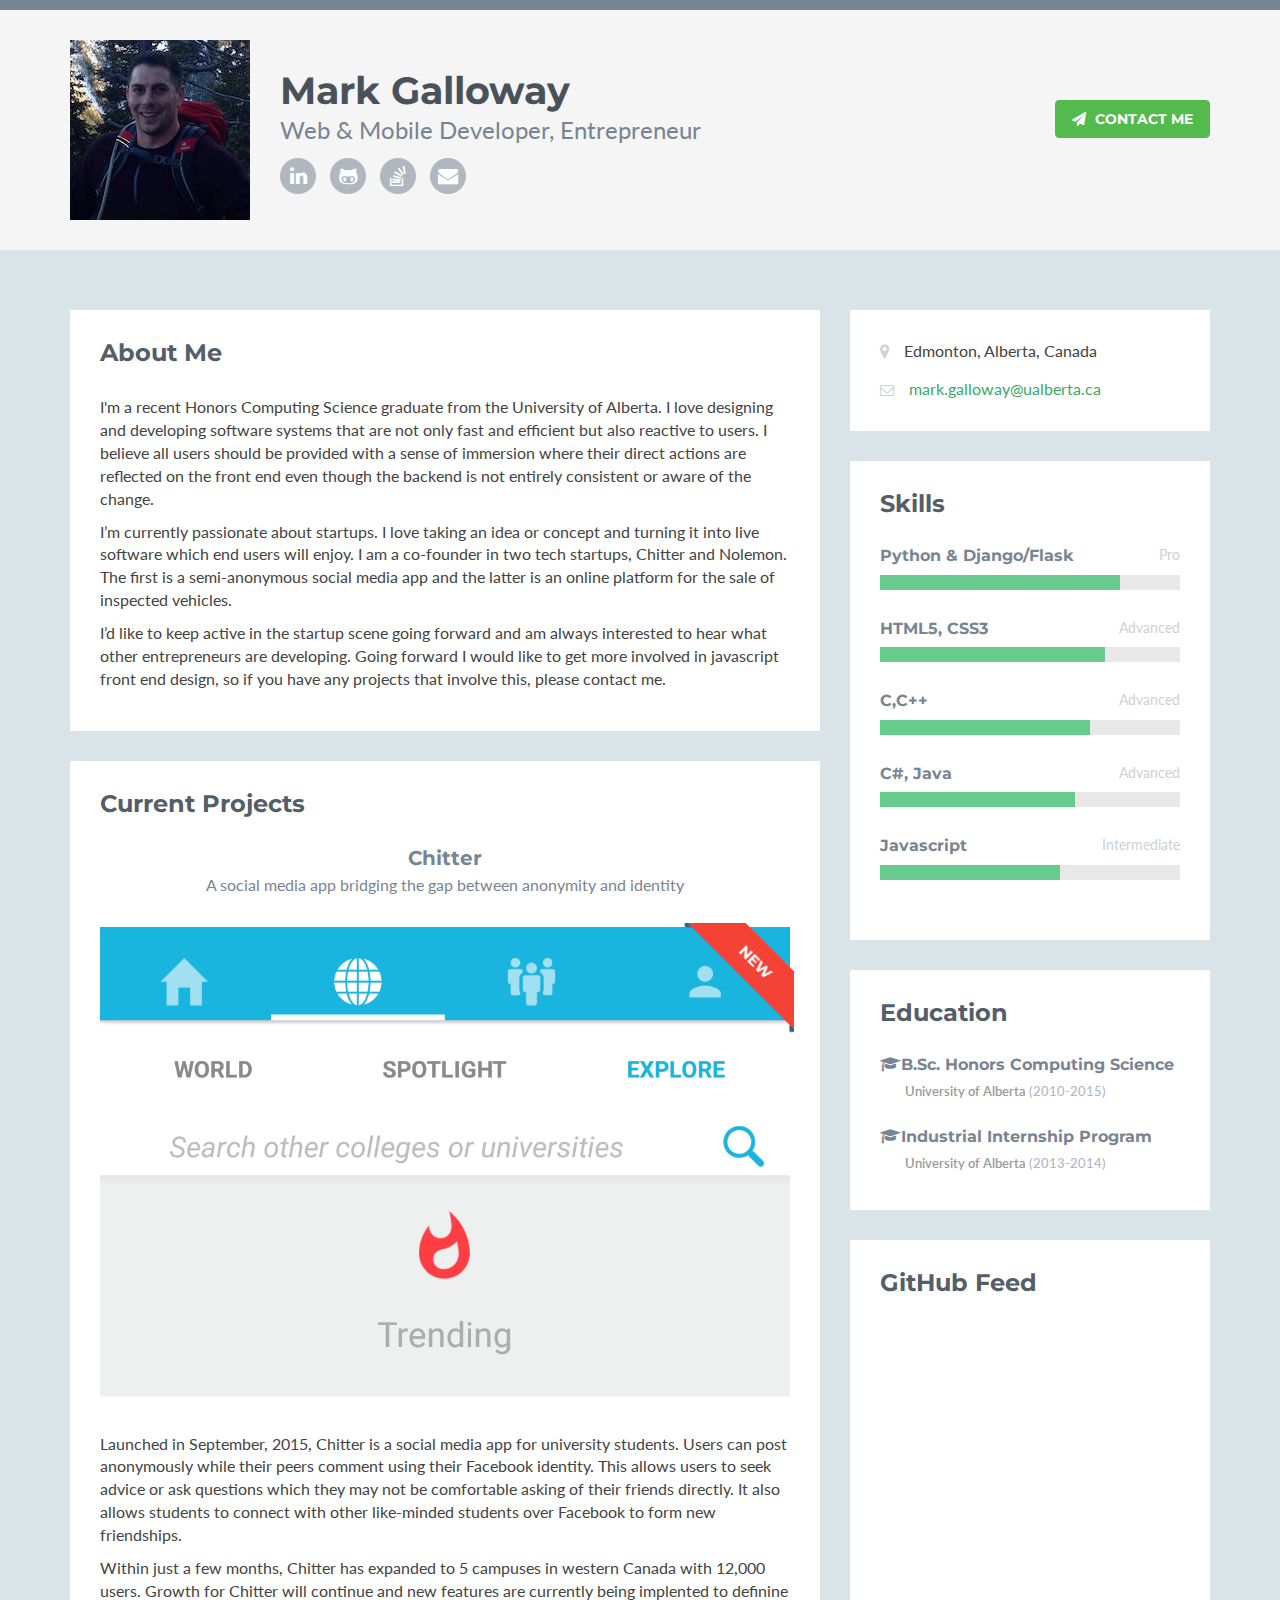
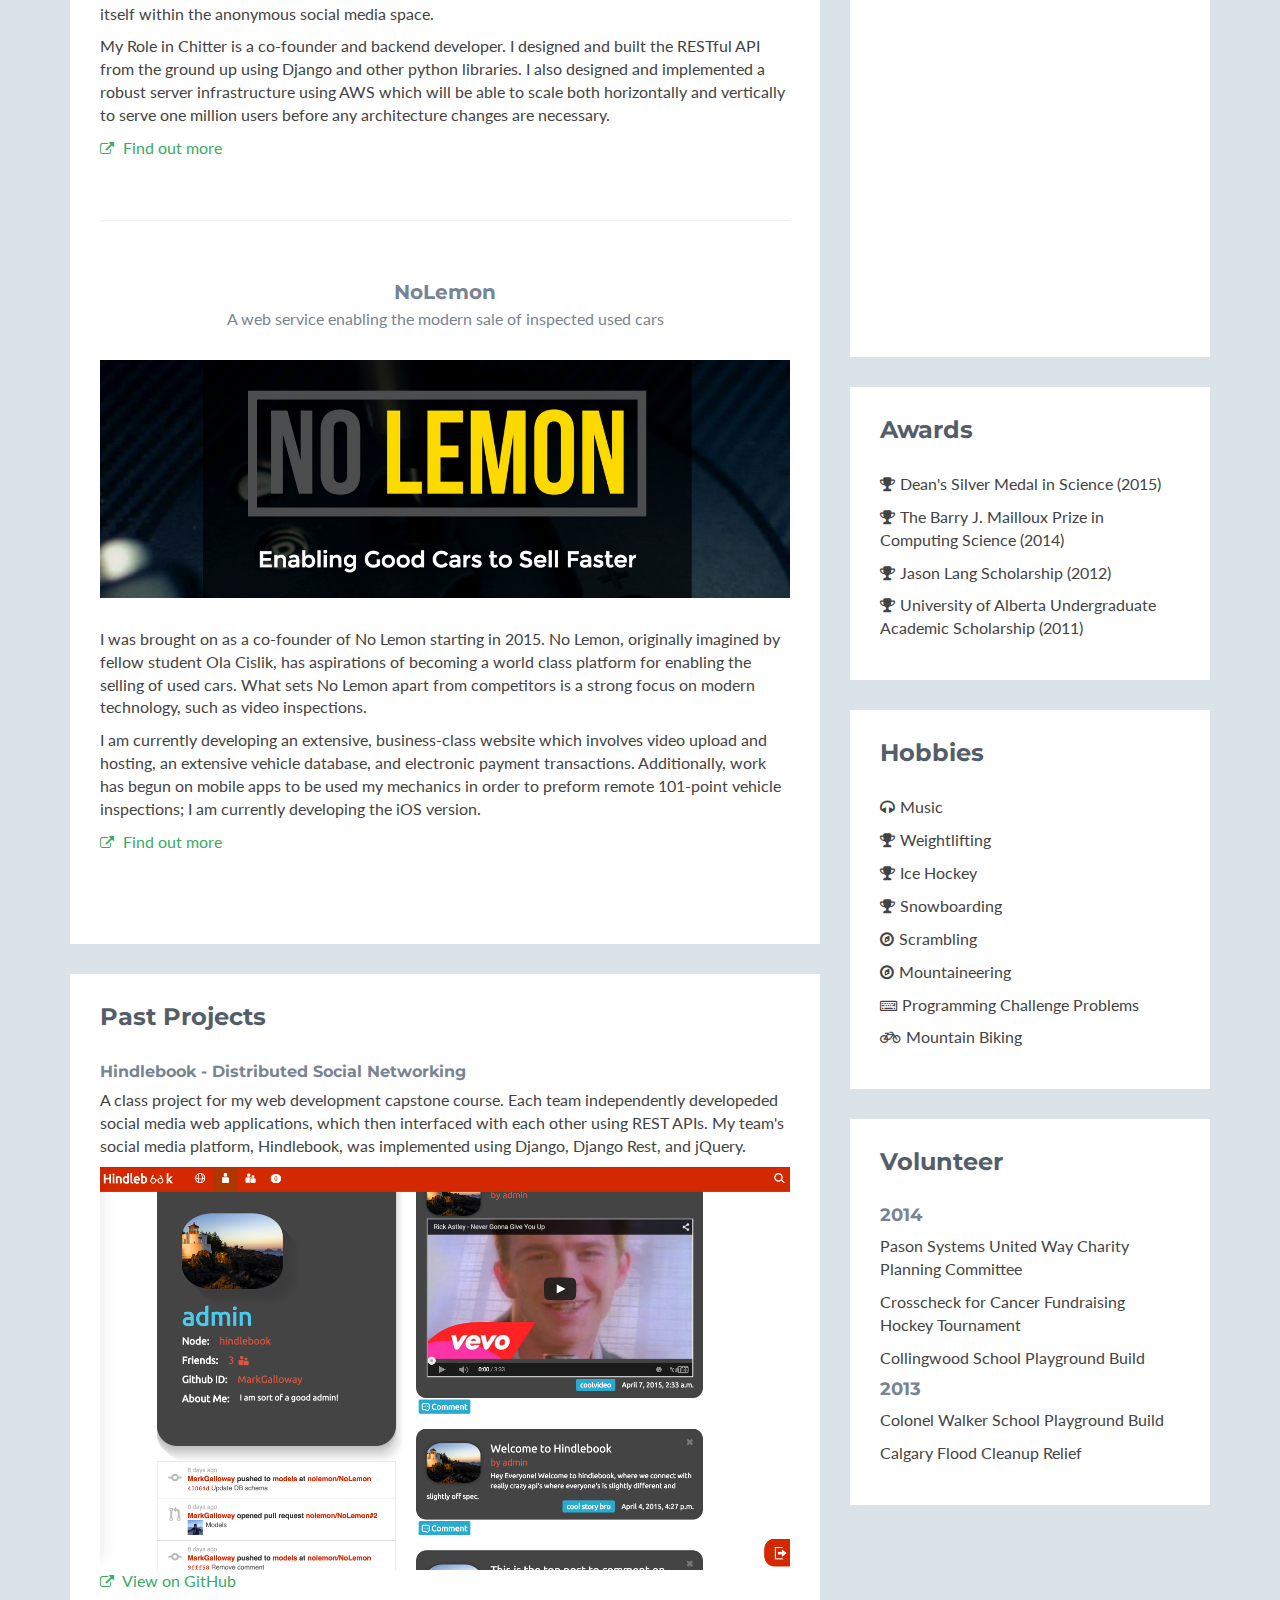
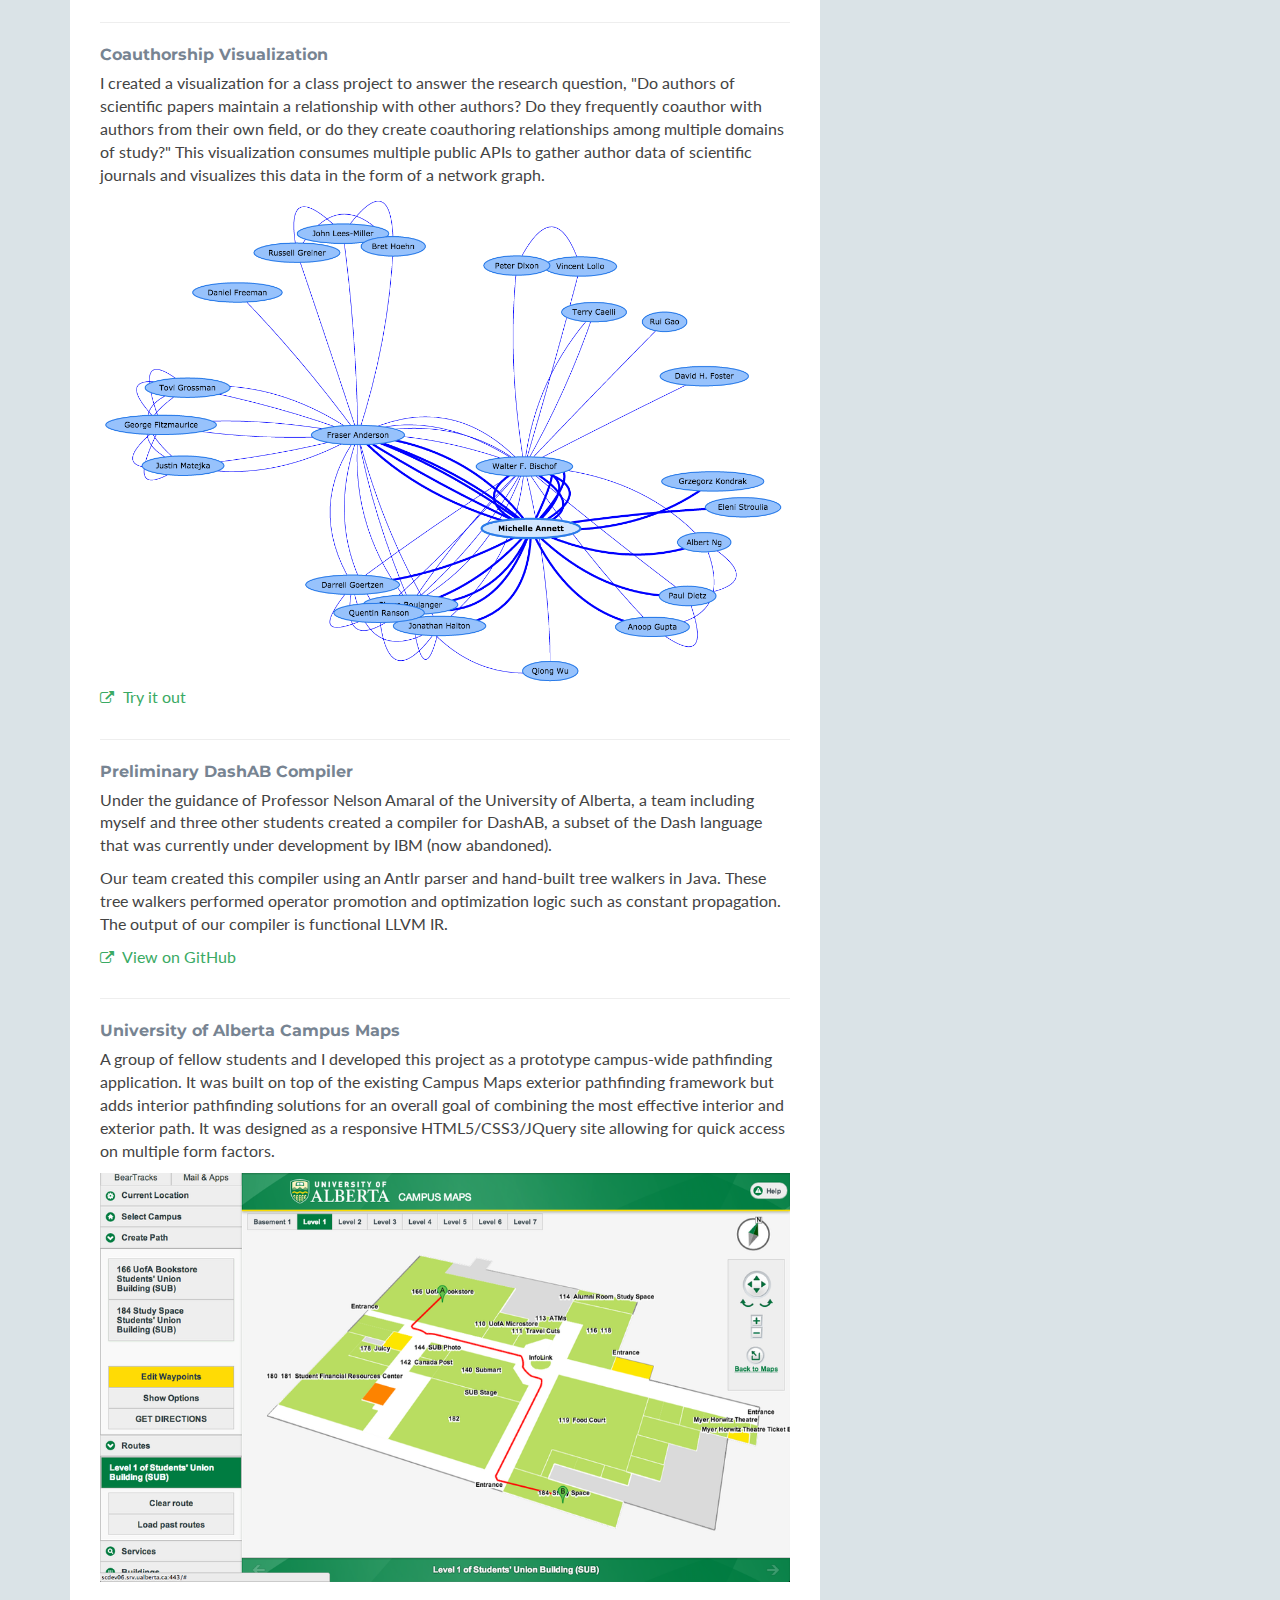
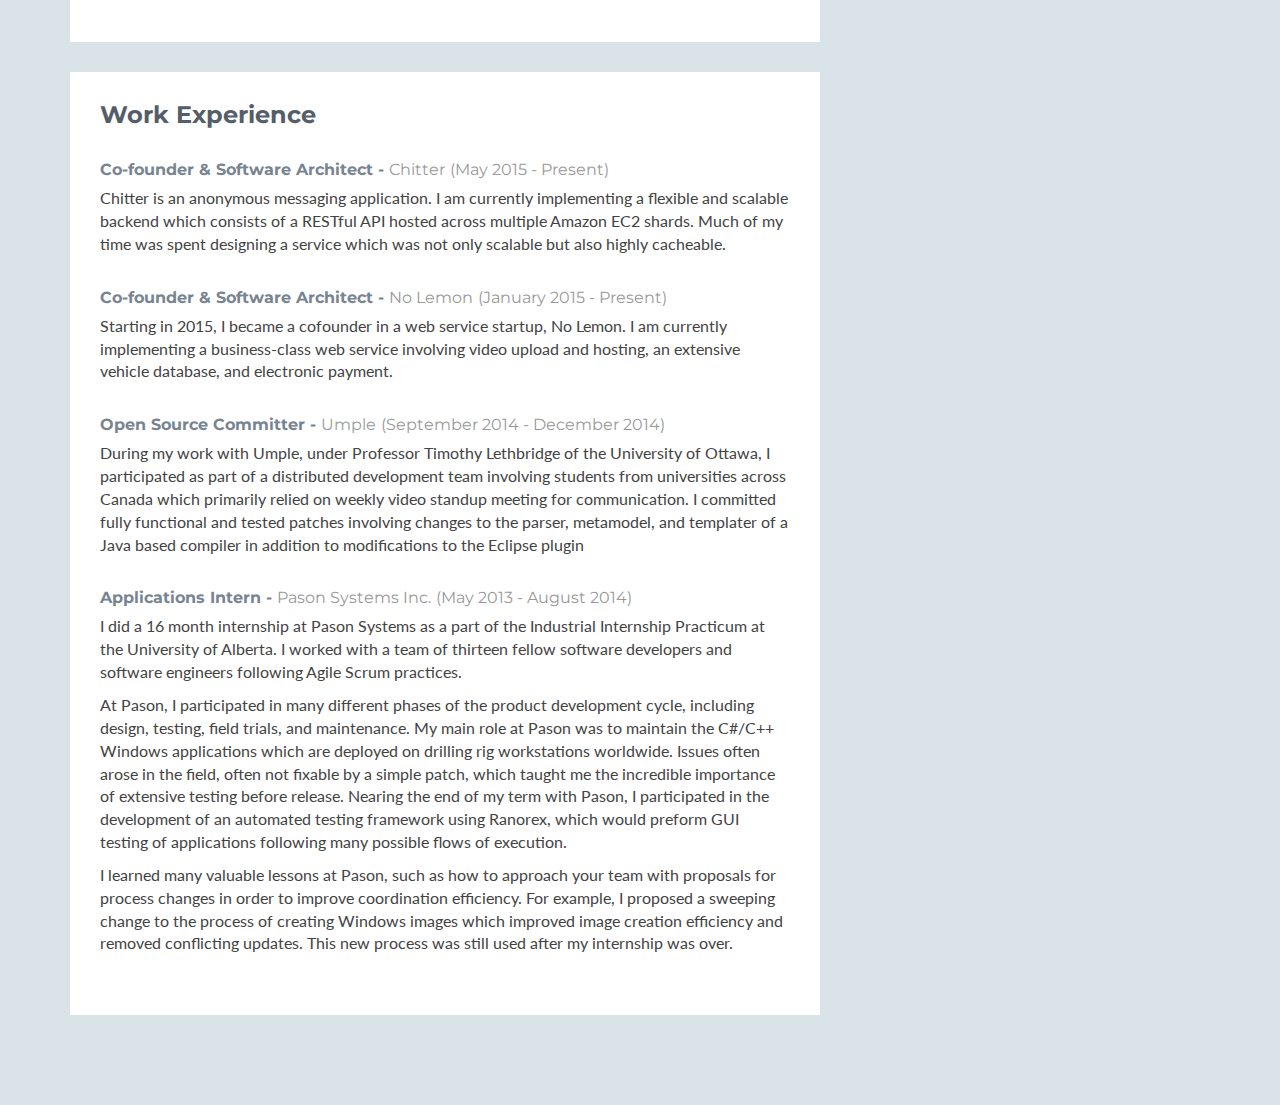
<file: index.html>
<!DOCTYPE html>
<!--[if IE 8]> <html lang="en" class="ie8"> <![endif]-->
<!--[if IE 9]> <html lang="en" class="ie9"> <![endif]-->
<!--[if !IE]><!--> <html lang="en"> <!--<![endif]-->
<head>
    <title>Mark Galloway</title>
    <!-- Meta -->
    <meta charset="utf-8">
    <meta http-equiv="X-UA-Compatible" content="IE=edge">
    <meta name="viewport" content="width=device-width, initial-scale=1.0">
    <meta name="description" content="Developer page of Mark Galloway">
    <meta name="author" content="Mark Galloway">
    <link rel="icon" type="image/png" href="http://tamarabyte.com/favicon.png">
    <link href='http://fonts.googleapis.com/css?family=Lato:300,400,300italic,400italic' rel='stylesheet' type='text/css'>
    <link href='http://fonts.googleapis.com/css?family=Montserrat:400,700' rel='stylesheet' type='text/css'>
    <!-- Global CSS -->
    <link rel="stylesheet" href="assets/plugins/bootstrap/css/bootstrap.min.css">
    <!-- Plugins CSS -->
    <link rel="stylesheet" href="assets/plugins/font-awesome/css/font-awesome.css">
    <!-- github acitivity css -->
    <link rel="stylesheet" href="assets/plugins/github-activity/src/github-activity.css">
    <link rel="stylesheet" href="assets/plugins/github-activity/dist/octicons/octicons.min.css">


    <!-- Theme CSS -->
    <link id="theme-style" rel="stylesheet" href="assets/css/styles.css">
    <!-- HTML5 shim and Respond.js for IE8 support of HTML5 elements and media queries -->
    <!--[if lt IE 9]>
      <script src="https://oss.maxcdn.com/html5shiv/3.7.2/html5shiv.min.js"></script>
      <script src="https://oss.maxcdn.com/respond/1.4.2/respond.min.js"></script>
    <![endif]-->

</head>

<body>
    <!-- ******HEADER****** -->
    <header class="header">
        <div class="container">
            <img class="profile-image img-responsive pull-left" src="assets/images/profile.jpg" alt="Mark Galloway" />
            <div class="profile-content pull-left">
                <h1 class="name">Mark Galloway</h1>
                <h2 class="desc">Web & Mobile Developer, Entrepreneur</h2>
                <ul class="social list-inline">
                    <li><a href="https://www.linkedin.com/profile/view?id=350728263"><i class="fa fa-linkedin"></i></a></li>
                    <li><a href="https://github.com/MarkGalloway/" target="_blank"><i class="fa fa-github-alt"></i></a></li>
                    <li><a href="http://stackoverflow.com/users/4661800/mark-galloway" target="_blank"><i class="fa fa-stack-overflow"></i></a></li>
                    <li class="last-item"><a href="mailto:mark.galloway@ualberta.ca"><i class="fa fa-envelope"></i></a></li>
                </ul>
            </div><!--//profile-->
            <a class="btn btn-cta-primary pull-right" href="mailto:mark.galloway@ualberta.ca" target="_blank"><i class="fa fa-paper-plane"></i> Contact Me</a>
        </div><!--//container-->
    </header><!--//header-->

    <div class="container sections-wrapper">
        <div class="row">
            <div class="primary col-md-8 col-sm-12 col-xs-12">
                <section class="about section">
                    <div class="section-inner">
                        <h2 class="heading">About Me</h2>
                        <div class="content">
                            <p>I'm a recent Honors Computing Science graduate from the University of Alberta. I love designing and developing software systems that are not only fast and efficient but also reactive to users. I believe all users should be provided with a sense of immersion where their direct actions are reflected on the front end even though the backend is not entirely consistent or aware of the change.</p>
                            <p>I’m currently passionate about startups. I love taking an idea or concept and turning it into live software which end users will enjoy. I am a co-founder in two tech startups, Chitter and Nolemon. The first is a semi-anonymous social media app and the latter is an online platform for the sale of inspected vehicles.</p>
                            <p>I’d like to keep active in the startup scene going forward and am always interested to hear what other entrepreneurs are developing. Going forward I would like to get more involved in javascript front end design, so if you have any projects that involve this, please contact me.</p>
                        </div><!--//content-->
                    </div><!--//section-inner-->
                </section><!--//section-->

               <section class="latest section">
                    <div class="section-inner">
                        <h2 class="heading">Current Projects</h2>
                        <div class="content">

                            <div class="item featured text-center">
                                <h3 class="title"><a href="http://trychitter.com/" target="_blank">Chitter</a></h3>
                                <p class="summary">A social media app bridging the gap between anonymity and identity</p>
                                <div class="featured-image">
                                    <a href="http://trychitter.com/" target="_blank">
                                    <img class="img-responsive project-image" src="assets/images/projects/chitter.png" alt="No Lemon Logo" />
                                    </a>
                                    <div class="ribbon">
                                        <div class="text">New</div>
                                        </div>
                                    </div>
                                <div class="desc text-left">
                                    <p>Launched in September, 2015, Chitter is a social media app for university students. Users can post anonymously while their peers comment using their Facebook identity. This allows users to seek advice or ask questions which they may not be comfortable asking of their friends directly. It also allows students to connect with other like-minded students over Facebook to form new friendships.</p>
                                    <p>Within just a few months, Chitter has expanded to 5 campuses in western Canada with 12,000 users. Growth for Chitter will continue and new features are currently being implented to definine itself within the anonymous social media space.</p>
                                    <p>My Role in Chitter is a co-founder and backend developer. I designed and built the RESTful API from the ground up using Django and other python libraries. I also designed and implemented a robust server infrastructure using AWS which will be able to scale both horizontally and vertically to serve one million users before any architecture changes are necessary.</p>
                                    <p><a class="more-link" href="http://trychitter.com/" target="_blank"><i class="fa fa-external-link"></i> Find out more</a></p>
                                </div><!--//desc-->
                            </div><!--//item-->

                            <hr class="divider" />

                            <div class="item featured text-center">
                                <h3 class="title"><a href="http://nolemon.ca" target="_blank">NoLemon</a></h3>
                                <p class="summary">A web service enabling the modern sale of inspected used cars</p>
                                <div class="featured-image">
                                    <a href="http://nolemon.ca" target="_blank">
                                    <img class="img-responsive project-image" src="assets/images/projects/NoLemon2.png" alt="No Lemon Logo" />
                                    </a>
                                <div class="desc text-left">
                                    <p>I was brought on as a co-founder of No Lemon starting in 2015. No Lemon,
                                    originally imagined by fellow student Ola Cislik, has aspirations of becoming a world class
                                    platform for enabling the selling of used cars. What sets No Lemon apart from competitors is a strong focus on modern technology, such as video inspections.</p>
                                    <p>I am currently developing an extensive, business-class website which
                                    involves video upload and hosting, an extensive vehicle database, and electronic payment transactions. Additionally, work has begun on mobile apps to be used my mechanics in order to preform remote 101-point vehicle inspections; I am currently developing the iOS version.</p>
                                    <p><a class="more-link" href="http://nolemon.ca" target="_blank"><i class="fa fa-external-link"></i> Find out more</a></p>
                                </div><!--//desc-->
                            </div><!--//item-->

<!--
                            <hr class="divider" />
                            <div class="item row">
                                <a class="col-md-4 col-sm-4 col-xs-12" href="https://github.com/Tamarabyte/cmput410-project" target="_blank">
                                <img class="img-responsive project-image" src="assets/images/projects/hindlebook.png" alt="Hindlebook" />
                                </a>
                                <div class="desc col-md-8 col-sm-8 col-xs-12">
                                    <h3 class="title"><a href="https://github.com/Tamarabyte/cmput410-project" target="_blank">Hindlebook - Distributed Social Networking</a></h3>
                                    <p>A class project for my web development capstone course. Each team independently developeded social media web applications, which then interfaced with each other using REST APIs. My team's social media platform, Hindlebook, was implemented using Django, Django Rest, and jQuery.</p>
                                    <p><a class="more-link" href="https://github.com/Tamarabyte/cmput410-project" target="_blank"><i class="fa fa-external-link"></i> View on GitHub</a></p>
                                </div>--><!--//desc-->
<!--                            </div>--><!--//item-->
<!--
                            <hr class="divider" />
                            <div class="item row">
                                <div class="desc col-md-8 col-sm-8 col-xs-12">
                                    <h3 class="title">Combined Researcher Information Repository</h3>
                                    <p>I am currently developing a database application for Victor Guana of the University of Alberta, which will pull data about a certain auther or researcher from many public sources, such as Linkedin, Twitter, Mendeley, PubMed, and others .</p>
                                </div>--><!--//desc-->
 <!--                           </div>--><!--//item-->

                           <!-- <hr class="divider" />
                            <div class="item row">
                                <a class="col-md-4 col-sm-4 col-xs-12" href="" target="_blank">
                                <img class="img-responsive project-image" src="assets/images/projects/" alt="project name" />
                                </a>
                                <div class="desc col-md-8 col-sm-8 col-xs-12">
                                    <h3 class="title"><a href="" target="_blank">Title</a></h3>
                                    <p>descriptipm</p>
                                    <p><a class="more-link" href="" target="_blank"><i class="fa fa-external-link"></i> Find out more</a></p>
                                </div>--><!--//desc-->
                            <!--</div>--><!--//item-->

                        </div><!--//content-->
                    </div><!--//section-inner-->
                </section><!--//section-->

                <section class="projects section">
                    <div class="section-inner">
                        <h2 class="heading">Past Projects</h2>
                        <div class="content">
                            <div class="item">
                                <h3 class="title"><a href="https://github.com/Tamarabyte/cmput410-project">Hindlebook - Distributed Social Networking</a></h3>
                                <p class="summary">A class project for my web development capstone course. Each team independently developeded social media web applications, which then interfaced with each other using REST APIs. My team's social media platform, Hindlebook, was implemented using Django, Django Rest, and jQuery.
                                </p>
                                <a href="https://github.com/Tamarabyte/cmput410-project" target="_blank">
                                    <img class="img-responsive project-image" src="assets/images/projects/hindlebook_big.png" alt="Hindlebook Logo" />
                                    </a>
                                <p><a class="more-link" href="https://github.com/Tamarabyte/cmput410-project" target="_blank"><i class="fa fa-external-link"></i> View on GitHub</a></p>
                            </div><!--//item-->

                            <hr class="divider" />
                            <div class="item">
                                <h3 class="title"><a href="http://162.246.156.48/visualization/coauthorship">Coauthorship Visualization</a></h3>
                                <p class="summary">I created a visualization for a class project to answer the research question, "Do authors of scientific papers maintain a relationship with other authors? Do they frequently coauthor with authors from their own field, or do they create coauthoring relationships among multiple domains of study?" This visualization consumes multiple public APIs to gather author data of scientific journals and visualizes this data in the form of a network graph.
                                </p>
                                <a href="http://162.246.156.48/visualization/coauthorship" target="_blank">
                                    <img class="img-responsive project-image" src="assets/images/projects/coauthorship.png" alt="coauthorsip photo" />
                                    </a>
                                <p><a class="more-link" href="http://162.246.156.48/visualization/coauthorship" target="_blank"><i class="fa fa-external-link"></i> Try it out</a></p>
                            </div><!--//item-->

                            <hr class="divider" />
                            <div class="item">
                                <h3 class="title"><a href="https://github.com/MarkGalloway/DashAB">Preliminary DashAB Compiler</a></h3>
                                <p class="summary">Under the guidance of Professor Nelson Amaral of the University
                                of Alberta, a team including myself and three other students created a
                                compiler for DashAB, a subset of the Dash language that was currently under development by IBM (now abandoned).
                                </p>
                                <p class="summary">Our team created this compiler using an Antlr parser and hand-built tree
                                walkers in Java. These tree walkers performed operator promotion and optimization logic such as constant propagation. The output of our compiler is functional LLVM IR.</p>
                                <p><a class="more-link" href="https://github.com/MarkGalloway/DashAB" target="_blank"><i class="fa fa-external-link"></i> View on GitHub</a></p>
                            </div><!--//item-->

                            <hr class="divider" />
                            <div class="item">
                                <h3 class="title">University of Alberta Campus Maps</h3>
                                <p class="summary">A group of fellow students and I developed this project as a prototype campus-wide pathfinding application. It was built on top of the existing Campus Maps exterior pathfinding framework but adds interior pathfinding solutions for an overall goal of combining the most effective interior and exterior path. It was designed as a responsive HTML5/CSS3/JQuery site allowing for quick access on multiple form factors.</p>
                                <img class="img-responsive project-image" src="assets/images/projects/campusmaps.png" alt="Campus Maps" />
                            </div><!--//item-->

                        </div><!--//content-->
                    </div><!--//section-inner-->
                </section><!--//section-->

                <section class="experience section">
                    <div class="section-inner">
                        <h2 class="heading">Work Experience</h2>
                        <div class="content">
                            <div class="item">
                                <h3 class="title">Co-founder &amp; Software Architect - <span class="place">Chitter</span> <span class="year">(May 2015 - Present)</span></h3>
                                <p>Chitter is an anonymous messaging application. I am currently implementing a flexible and scalable backend which consists of a RESTful API hosted across multiple Amazon EC2 shards. Much of my time was spent designing a service which was not only scalable but also highly cacheable.</p>
                            </div><!--//item-->
                            <div class="item">
                                <h3 class="title">Co-founder &amp; Software Architect - <span class="place"><a href="http://nolemon.ca">No Lemon</a></span> <span class="year">(January 2015 - Present)</span></h3>
                                <p>Starting in 2015, I became a cofounder in a web service startup, No Lemon. I am currently implementing a business-class web service involving video upload and hosting, an extensive vehicle database, and electronic payment.</p>
                            </div><!--//item-->
                            <div class="item">
                                <h3 class="title">Open Source Committer - <span class="place"><a href="http://cruise.eecs.uottawa.ca/umple/">Umple</a></span> <span class="year">(September 2014 - December 2014)</span></h3>
                                <p>During my work with Umple, under Professor Timothy Lethbridge of the University of Ottawa, I participated as part of a distributed development team involving students from universities across Canada which primarily relied on weekly video standup meeting for communication. I committed fully functional and tested patches involving changes to the parser, metamodel, and templater of a Java based compiler in addition to modifications to the Eclipse plugin</p>
                            </div><!--//item-->
                            <div class="item">
                                <h3 class="title">Applications Intern - <span class="place"><a href="https://www.pason.com/">Pason Systems Inc.</a></span> <span class="year">(May 2013 - August 2014)</span></h3>
                                <p>I did a 16 month internship at Pason Systems as a part of the Industrial Internship Practicum at the University of Alberta. I worked with a team of thirteen fellow software developers and software engineers following Agile Scrum practices.</p>
                                <p>At Pason, I participated in many different phases of the product development cycle, including design, testing, field trials, and maintenance. My main role at Pason was to maintain the C#/C++ Windows applications which are deployed on drilling rig workstations worldwide. Issues often arose in the field, often not fixable by a simple patch, which taught me the incredible importance of extensive testing before release. Nearing the end of my term with Pason, I participated in the development of an automated testing framework using Ranorex, which would preform GUI testing of applications following many possible flows of execution.</p>
                                <p>I learned many valuable lessons at Pason, such as how to approach your team with proposals for process changes in order to improve coordination efficiency. For example, I proposed a sweeping change to the process of creating Windows images which improved image creation efficiency and removed conflicting updates. This new process was still used after my internship was over.</p>
                            </div><!--//item-->


                        </div><!--//content-->
                    </div><!--//section-inner-->
                </section><!--//section-->

            </div><!--//primary-->
            <div class="secondary col-md-4 col-sm-12 col-xs-12">
                 <aside class="info aside section">
                    <div class="section-inner">
                        <h2 class="heading sr-only">Basic Information</h2>
                        <div class="content">
                            <ul class="list-unstyled">
                                <li><i class="fa fa-map-marker"></i><span class="sr-only">Location:</span>Edmonton, Alberta, Canada</li>
                                <li><i class="fa fa-envelope-o"></i><span class="sr-only">Email:</span><a href="#">mark.galloway@ualberta.ca</a></li>
                            </ul>
                        </div><!--//content-->
                    </div><!--//section-inner-->
                </aside><!--//aside-->

                <aside class="skills aside section">
                    <div class="section-inner">
                        <h2 class="heading">Skills</h2>
                        <div class="content">

                            <div class="skillset">

                                <div class="item">
                                    <h3 class="level-title">Python &amp; Django/Flask<span class="level-label" data-original-title="" title="">Pro</span></h3>
                                    <div class="level-bar">
                                        <div class="level-bar-inner" data-level="80%" style="width: 70%;">
                                        </div>
                                    </div><!--//level-bar-->
                                </div><!--//item-->

                                <div class="item">
                                    <h3 class="level-title">HTML5, CSS3<span class="level-label" data-original-title="" title="">Advanced</span></h3>
                                    <div class="level-bar">
                                        <div class="level-bar-inner" data-level="75%" style="width: 99%;">
                                        </div>
                                    </div><!--//level-bar-->
                                </div><!--//item-->

                                <div class="item">
                                    <h3 class="level-title">C,C++<span class="level-label" data-original-title="" title="">Advanced</span></h3>
                                    <div class="level-bar">
                                        <div class="level-bar-inner" data-level="70%" style="width: 35%;">
                                        </div>
                                    </div><!--//level-bar-->
                                </div><!--//item-->

                                <div class="item">
                                    <h3 class="level-title">C#, Java<span class="level-label" data-original-title="" title="">Advanced</span></h3>
                                    <div class="level-bar">
                                        <div class="level-bar-inner" data-level="65%" style="width: 40%;">
                                        </div>
                                    </div><!--//level-bar-->
                                </div><!--//item-->

                                <div class="item">
                                    <h3 class="level-title">Javascript<span class="level-label" data-original-title="" title="">Intermediate</span></h3>
                                    <div class="level-bar">
                                        <div class="level-bar-inner" data-level="60%" style="width: 40%;">
                                        </div>
                                    </div><!--//level-bar-->
                                </div><!--//item-->

                            </div>
                        </div><!--//content-->
                    </div><!--//section-inner-->
                </aside><!--//section-->

                <aside class="education aside section">
                    <div class="section-inner">
                        <h2 class="heading">Education</h2>
                        <div class="content">
                            <div class="item">
                                <h3 class="title"><i class="fa fa-graduation-cap"></i>B.Sc. Honors Computing Science</h3>
                                <h4 class="university">University of Alberta <span class="year">(2010-2015)</span></h4>
                            </div><!--//item-->
                            <div class="item">
                                <h3 class="title"><i class="fa fa-graduation-cap"></i>Industrial Internship Program</h3>
                                <h4 class="university">University of Alberta <span class="year">(2013-2014)</span></h4>
                            </div><!--//item-->
                        </div><!--//content-->
                    </div><!--//section-inner-->
                </aside><!--//section-->

                <aside class="github aside section">
                    <div class="section-inner">
                        <h2 class="heading">GitHub Feed</h2>
                        <div class="content">
                            <!--//Usage: http://caseyscarborough.com/projects/github-activity/ -->
                            <div id="ghfeed" class="ghfeed" style="position: relative;">
                            </div><!--//ghfeed-->
                        </div><!--//content-->
                    </div><!--//section-inner-->
                </aside><!--//aside-->

                <aside class="list awards aside section">
                    <div class="section-inner">
                        <h2 class="heading">Awards</h2>
                        <div class="content">
                            <ul class="list-unstyled">
                                <li><i class="fa fa-trophy"></i>Dean's Silver Medal in Science (2015)</li>
                                <li><i class="fa fa-trophy"></i>The Barry J. Mailloux Prize in Computing Science (2014)</li>
                                <li><i class="fa fa-trophy"></i>Jason Lang Scholarship (2012)</li>
                                <li><i class="fa fa-trophy"></i>University of Alberta Undergraduate Academic Scholarship (2011)</li>
                            </ul>
                        </div><!--//content-->
                    </div><!--//section-inner-->
                </aside><!--//section-->

                <aside class="list interest aside section">
                    <div class="section-inner">
                        <h2 class="heading">Hobbies</h2>
                        <div class="content">
                            <ul class="list-unstyled">
                                <li><i class="fa fa-headphones"></i>Music</li>
                                <li><i class="fa fa-trophy"></i>Weightlifting</li>
                                <li><i class="fa fa-trophy"></i>Ice Hockey</li>
                                <li><i class="fa fa-trophy"></i>Snowboarding</li>
                                <li><i class="fa fa-compass"></i>Scrambling</li>
                                <li><i class="fa fa-compass"></i>Mountaineering</li>
                                <li><i class="fa fa-keyboard-o"></i>Programming Challenge Problems</li>
                                <li><i class="fa fa-bicycle"></i>Mountain Biking</li>
                            </ul>
                        </div><!--//content-->
                    </div><!--//section-inner-->
                </aside><!--//section-->

                <aside class="list volunteer aside section">
                    <div class="section-inner">
                        <h2 class="heading">Volunteer</h2>
                        <div class="content">
                            <ul class="list-unstyled">
                                <li><h4 class="title">2014</h4> Pason Systems United Way Charity Planning Committee</li>
                                <li>Crosscheck for Cancer Fundraising Hockey Tournament</li>
                                <li>Collingwood School Playground Build</li>
                                <li><h4 class="title">2013</h4>Colonel Walker School Playground Build</li>
                                <li>Calgary Flood Cleanup Relief</li>
                            </ul>
                        </div><!--//content-->
                    </div><!--//section-inner-->
                </aside><!--//section-->

            </div><!--//secondary-->
        </div><!--//row-->
    </div><!--//masonry-->

    <!-- Javascript -->
    <script type="text/javascript" src="assets/plugins/jquery-1.11.2.min.js"></script>
    <script type="text/javascript" src="assets/plugins/jquery-migrate-1.2.1.min.js"></script>
    <script type="text/javascript" src="assets/plugins/bootstrap/js/bootstrap.min.js"></script>
    <script type="text/javascript" src="assets/plugins/jquery-rss/dist/jquery.rss.min.js"></script>
    <!-- github activity plugin -->
    <script type="text/javascript" src="assets/plugins/github-activity/dist/mustache/mustache.min.js"></script>
    <script type="text/javascript" src="assets/plugins/github-activity/src/github-activity.js"></script>
    <!-- custom js -->
    <script type="text/javascript" src="assets/js/main.js"></script>
</body>
</html>
</file>
<file: assets/plugins/github-activity/src/github-activity.css>
html, body {
  height: 100%;
  width: 100%;
  margin: 0;
  padding: 0;
}

.gha-feed {
  width: 100%;
  height: 100%;
  background: #fff;
  font-weight: bold;
  font-size: 14px;
  font-family: Helvetica, arial, freesans, clean, sans-serif;
  line-height: 1.3;
  overflow-y: auto;
  border: 1px solid #ddd;
}

.gha-feed, .gha-feed h2, .gha-feed h3, .gha-feed p, .gha-feed ul, .gha-feed li {
  margin-top:10px;
  padding-top: 0;
}

.gha-feed ul {
  list-style-type: none;
  padding: 0;
  margin: 0;
}

.gha-feed li {
  list-style-type: none;
  line-height: 1.4;
}

.gha-feed small{
  color: #666;
  font-weight: normal;
  font-size: 13px;
}

.gha-feed small a {
  font-weight: normal;
}

.gha-feed small a .more-commits { font-size: 11px; }

span.gha-time {
  color: #bbb;
  font-weight: normal;
  font-size: 12px;
}

/*.link:hover, .link:visited, .link:active {
	text-decoration: none;
	color: #3AD2C7;
}

.link:hover {
	color: #298982 !important;;
}*/

/*.link:visited {
	color: #36B6AD;
}*/

.gha-feed a, .gha-feed a:hover, gha-feed a:visited, gha-feed a:active {
  /*color: #36B6AD;*/
  text-decoration: none;
  font-weight: bold;
}

/*.gha-feed a:hover {
	color: #2AA69D !important;
}*/



.gha-feed pre {
  padding: 0;
  border: 0;
  border-radius: 0;
  box-shadow: 1px 1px 4px #bbb;
  color: white;
}

.gha-header {
  position: absolute;
  top: 1px;
  left: 1px;
  width: calc(100% - 20px);
  padding: 10px;
  height: 67px;
  border-bottom: 1px solid #ddd;
  background: #ffffff;
}

.gha-footer {
  position: absolute;
  bottom: -1px;
  left: 1px;
  padding: 5px;
  border-top: 1px solid #ddd;
  height: 16px;
  width: calc(100% - 15px);
  background: #ffffff; /* Old browsers */
  background: -moz-linear-gradient(top,  #ffffff 0%, #f4f4f4 100%); /* FF3.6+ */
  background: -webkit-gradient(linear, left top, left bottom, color-stop(0%,#ffffff), color-stop(100%,#f4f4f4)); /* Chrome,Safari4+ */
  background: -webkit-linear-gradient(top,  #ffffff 0%,#f4f4f4 100%); /* Chrome10+,Safari5.1+ */
  background: -o-linear-gradient(top,  #ffffff 0%,#f4f4f4 100%); /* Opera 11.10+ */
  background: -ms-linear-gradient(top,  #ffffff 0%,#f4f4f4 100%); /* IE10+ */
  background: linear-gradient(to bottom,  #ffffff 0%,#f4f4f4 100%); /* W3C */
  filter: progid:DXImageTransform.Microsoft.gradient( startColorstr='#ffffff', endColorstr='#f4f4f4',GradientType=0 ); /* IE6-9 */
  color: #495961;
  font-size: 13px;
  padding-left: 10px;
}

.gha-footer a {
  float: right;
  color: #495961;
  padding-right: 20px;
  font-size: 13px;
  font-weight: bold;
}

.gha-footer a:hover { text-decoration: none; }
.gha-header a:hover { text-decoration: none; }

.gha-github-icon {
  display: inline;
  float: right;
  padding: 9px 0 0;
  width: 35px;
  height: 35px;
  color: #495961;
}

.gha-github-icon .octicon {
  font: normal normal 40px octicons;
}

.gha-gravatar {
  display: inline;
  float: right;
  margin-right: 5px;
  max-width: 75px;
  height: 75px;
}

.gha-gravatar img {
  width: 100%;
  border: 1px solid #ddd;
}

.gha-activity {
  clear: both;
  padding: 10px 0;
  width: 100%;
  border-bottom: 1px solid #ddd;
}


.gha-activity.gha-small {
  margin-top: 5px;
  font-weight: bold;
  font-size: 13px;
}

.gha-activity.gha-small a {
  font-weight: bold;
}

.gha-activity.gha-small .gha-message {
  float: left;
  width: auto;
  margin-right: 5px;
  margin-top: 5px;
}

.gha-activity.gha-small span {
  font-size: 16px;
}

.gha-activity.gha-small .gha-time {
  float: left;
  margin-top: 6px;
}

.gha-activity:last-child {
  padding-bottom: 100px;
}

.gha-repo {
  clear: both;
  padding: 10px 0;
  width: 100%;
  border-bottom: 1px solid #ddd;
}

.gha-activity-icon .octicon{
  display: inline;
  float: left;
  clear: both;
  margin: 6px auto;
  width: 50px;
  color: #bbb;
  text-align: center;
  font: normal normal 30px octicons;
}

.gha-activity-icon .gha-small {
  font-size: 16px;
}

.gha-message {
  display: inline-block;
  float: left;
  width: calc(100% - 50px);
}

.gha-message-commits {
	font-size: 11px;
}

.gha-commits li {
	margin-top: 0;
}

.gha-message-merge {
  padding: 3px 7px;
  border-radius: 3px;
  background: #e8f1f6;
  color: rgba(0,0,0,0.5);
  font-size: 12px;
  line-height: 2.0;
}

.gha-sha {
  font-size: 12px;
  font-family: Consolas, "Liberation Mono", Courier, monospace;
}

.gha-gravatar-small {
  float: left;
  margin-right: 6px;
  width: 30px;
}

.gha-gravatar-commit {
  margin-bottom: -3px;
  border-radius: 2px;
}

.gha-gravatar-user { float: left; }

.gha-user-info {
  display: inline-block;
  float: left;
  margin: 0 auto;
  padding: 6px 10px 5px;
  color: #495961;
  font-size: 20px;
}

.gha-user-info a { color: #495961; }
.gha-user-info p a { font-weight: 100; }

.gha-without-name {
  padding-top: 20px;
  padding-left: 15px;
}

.gha-info {
  margin: 15px;
  padding: 10px;
  border: 1px solid #e4e4c6;
  border-radius: 4px;
  background: #ffffde;
  color: #6d6d4b;
  font-weight: normal;
  font-size: 13px;
}

.gha-time {
  color: #bbb;
  font-weight: normal;
  font-size: 12px;
}

.gha-clear { clear: both; }
.gha-muted { color: #666; }
.gha-push  { height: 87px; }
.gha-push-small  { height: 26px; }
</file>
<file: assets/css/styles.css>
/*
 * Template Name: Developer - Responsive Website Template for Developers
 * Version: 1.3
 * Author: Xiaoying Riley
 * Twitter: @3rdwave_themes
 * License: Creative Commons Attribution 3.0 License
 * Website: http://themes.3rdwavemedia.com/
*/
/* ======= Base ======= */
body {
  font-family: 'Lato', arial, sans-serif;
  color: #434343;
  background: #dae3e7;
  font-size: 16px;
  -webkit-font-smoothing: antialiased;
  -moz-osx-font-smoothing: grayscale;
}
h1,
h2,
h3,
h4,
h5,
h6 {
  font-family: 'Montserrat', sans-serif;
  font-weight: 700;
  color: #778492;
}
a {
  color: #3aaa64;
  -webkit-transition: all 0.4s ease-in-out;
  -moz-transition: all 0.4s ease-in-out;
  -ms-transition: all 0.4s ease-in-out;
  -o-transition: all 0.4s ease-in-out;
}
a:hover {
  text-decoration: underline;
  color: #5f6b77;
  color: #2d844e;
}
a:focus {
  text-decoration: none;
}
.btn,
a.btn {
  -webkit-transition: all 0.4s ease-in-out;
  -moz-transition: all 0.4s ease-in-out;
  -ms-transition: all 0.4s ease-in-out;
  -o-transition: all 0.4s ease-in-out;
  font-family: 'Montserrat', arial, sans-serif;
  padding: 8px 16px;
  font-weight: bold;
}
.btn .fa,
a.btn .fa {
  margin-right: 5px;
}
.btn:focus,
a.btn:focus {
  color: #fff;
}
a.btn-cta-primary,
.btn-cta-primary {
  background: #54ba4e;
  border: 1px solid #54ba4e;
  color: #fff;
  font-weight: 600;
  text-transform: uppercase;
}
a.btn-cta-primary:hover,
.btn-cta-primary:hover {
  background: #49ac43;
  border: 1px solid #49ac43;
  color: #fff;
}
a.btn-cta-secondary,
.btn-cta-secondary {
  background: #479fc8;
  border: 1px solid #479fc8;
  color: #fff;
  font-weight: 600;
  text-transform: uppercase;
}
a.btn-cta-secondary:hover,
.btn-cta-secondary:hover {
  background: #3893bd;
  border: 1px solid #3893bd;
  color: #fff;
}
.text-highlight {
  color: #32383e;
}
.label-theme {
  background: #3aaa64;
  font-size: 12px;
}
a.dotted-link {
  border-bottom: 1px dotted #778492;
  color: #778492;
}
a.dotted-link:hover {
  text-decoration: none;
  color: #49515a;
}
/*
iframe {

    .header {
        padding: 0;
    }
}

.iframe-wrapper {
    overflow: auto;
    -webkit-overflow-scrolling:touch;
}
*/
/* ======= Header ======= */
.header {
  padding: 30px 0;
  background: #f5f5f5;
  border-top: 10px solid #778492;
}
.header .btn {
  margin-top: 60px;
  font-weight: bold;
}
.header .profile-image {
  margin-right: 30px;
}
.header .profile-content .name {
  color: #49515a;
  font-size: 38px;
  margin-bottom: 5px;
  margin-top: 30px;
}
.header .profile-content .desc {
  color: #778492;
  font-family: "Lato", arial, sans-serif;
  font-weight: 400;
  font-size: 24px;
  margin-top: 0;
  margin-bottom: 15px;
}
.header .profile-content .social a {
  background: #b0b7bf;
  width: 36px;
  height: 36px;
  display: inline-block;
  -webkit-border-radius: 50%;
  -moz-border-radius: 50%;
  -ms-border-radius: 50%;
  -o-border-radius: 50%;
  border-radius: 50%;
  -moz-background-clip: padding;
  -webkit-background-clip: padding-box;
  background-clip: padding-box;
  color: #fff;
  text-align: center;
}
.header .profile-content .social a:hover {
  background: #778492;
}
.header .profile-content .social a .fa {
  font-size: 20px;
  padding-top: 8px;
}
/* ======= Sections======= */
.sections-wrapper {
  padding-top: 60px;
  padding-bottom: 60px;
}
.section {
  margin-bottom: 30px;
}
.section .section-inner {
  background: #fff;
  padding: 30px;
}
.section .heading {
  margin-top: 0;
  margin-bottom: 30px;
  color: #545e69;
  font-size: 24px;
}
.section .content .more-link .fa {
  margin-right: 5px;
  font-size: 14px;
}
/* About Section */
/* Latest Section */
.latest .item {
  margin-bottom: 30px;
}
.latest .item .title {
  font-size: 18px;
  margin-top: 0;
}
.latest .item .title .label {
  margin-left: 5px;
  font-size: 12px;
}
.latest .item .title a {
  color: #778492;
}
.latest .item .title a:hover {
  color: #5f6b77;
}
.latest .item .project-image:hover {
  -webkit-opacity: 0.8;
  -moz-opacity: 0.8;
  opacity: 0.8;
}
.latest .divider {
  margin-bottom: 60px;
}
.latest .featured {
  margin-bottom: 60px;
}
.latest .featured .title {
  margin-bottom: 5px;
  font-size: 20px;
}
.latest .featured .summary {
  margin-bottom: 30px;
  color: #778492;
}
.latest .featured img {
  margin-bottom: 30px;
}
.latest .featured .desc {
  margin-bottom: 30px;
}
.latest .featured-image {
  position: relative;
}
.latest .featured-image .text {
  background: #3aaa64;
  color: #fff;
}
.latest .featured-image .ribbon {
  position: absolute;
  top: -4px;
  right: -4px;
  width: 110px;
  height: 110px;
  overflow: hidden;
}
.latest .featured-image .ribbon .text {
  font-family: 'Montserrat', sans-serif;
  position: relative;
  left: -8px;
  top: 18px;
  width: 158px;
  padding: 10px 10px;
  font-size: 15px;
  font-weight: bold;
  text-align: center;
  text-transform: uppercase;
  color: #fff;
  background-color: #F44336;
  -webkit-transform: rotate(45deg) translate3d(0, 0, 0);
  -moz-transform: rotate(45deg) translate3d(0, 0, 0);
  -ms-transform: rotate(45deg) translate3d(0, 0, 0);
  -o-transform: rotate(45deg) translate3d(0, 0, 0);
}
.latest .featured-image .ribbon .text:before,
.latest .featured-image .ribbon .text:after {
  content: '';
  position: absolute;
  bottom: -5px;
  border-top: 5px solid #276582;
  border-left: 5px solid transparent;
  border-right: 5px solid transparent;
}
.latest .featured-image .ribbon .text:before {
  left: 0;
}
.latest .featured-image .ribbon .text:after {
  right: 0;
}
/* Projects Section */
.projects .item {
  margin-bottom: 30px;
}
.projects .item .title {
  font-size: 16px;
  margin-top: 0;
  margin-bottom: 5px;
  line-height: 1.5;
}
.projects .item .title a {
  color: #778492;
}
.projects .item .title a:hover {
  color: #5f6b77;
}
/* Work Section */
.experience .item {
  margin-bottom: 30px;
}
.experience .item .title {
  font-size: 16px;
  margin-top: 0;
  margin-bottom: 5px;
  line-height: 1.5;
}
.experience .item .title .place {
  color: #999999;
  font-weight: normal;
}
.experience .item .title .place a {
  color: #999999;
}
.experience .item .title .place a:hover {
  color: #666666;
}
.experience .item .title .year {
  color: #999999;
  font-weight: normal;
}
/* Git section */
.ghfeed {
  height: 600px;
}
.ghfeed,
.ghfeed *,
.ghfeed *:before,
.ghfeed *:after {
  -webkit-box-sizing: content-box;
  -moz-box-sizing: content-box;
  box-sizing: content-box;
}
/* Info Section */
.info .fa {
  margin-right: 15px;
  color: #ccd1d6;
}
.info .fa.fa-envelope-o {
  font-size: 14px;
}
.info ul {
  margin-bottom: 0;
}
.info li {
  margin-bottom: 15px;
}
.info li:last-child {
  margin-bottom: 0;
}
/* Skills Section */
.skills .intro {
  margin-bottom: 30px;
}
.skills .skillset .item {
  margin-bottom: 30px;
}
.skills .skillset .level-title {
  font-size: 16px;
  position: relative;
  margin-top: 0;
  margin-bottom: 10;
}
.skills .skillset .level-title .level-label {
  color: #ccd1d6;
  font-size: 14px;
  font-weight: 400;
  font-family: "Lato", arial, sans-serif;
  position: absolute;
  right: 0;
  top: 0;
}
.skills .skillset .level-bar {
  height: 15px;
  background: #e8e8e8;
}
.skills .skillset .level-bar-inner {
  height: 15px;
  background: #66cb8c;
}
/* Testimonials section */
.testimonials .item {
  margin-bottom: 30px;
}
.testimonials .item:last-child {
  margin-bottom: 0;
}
.testimonials .item .quote {
  color: #666666;
  font-size: 16px;
  border-left-color: #9fdeb7;
  margin-bottom: 15px;
}
.testimonials .item .quote .fa {
  color: #79d19a;
  margin-right: 15px;
}
.testimonials .item .source {
  font-size: 14px;
  padding-left: 30px;
  font-weight: 500;
}
.testimonials .item .source .name {
  color: #939ea9;
  font-weight: 600;
}
.testimonials .item .source .title {
  color: #999999;
}
/* Education section */
.education .item {
  margin-bottom: 30px;
}
.education .item:last-child {
  margin-bottom: 0;
}
.education .item .title {
  font-size: 16px;
  margin-top: 0;
}
.education .item .university {
  font-family: "Lato", arial, sans-serif;
  font-size: 13px;
  color: #999999;
  font-weight: 600;
  padding-left: 25px;
}
.education .item .university .year {
  color: #b0b7bf;
  font-weight: 500;
}
/* Language Section */
.languages .item {
  margin-bottom: 15px;
}
.languages .item .title {
  color: #778492;
}
.languages .item .level {
  color: #999999;
}
.languages .item:last-child {
  margin-bottom: 0;
}
.languages .item .fa {
  color: #79d19a;
}
/* Blog Section */
.blog .item {
  margin-bottom: 30px;
}
.blog .item .title {
  font-size: 18px;
  line-height: 1.3;
}
.blog .item .title a {
  color: #778492;
}
.blog .item .title a:hover {
  color: #5f6b77;
}
.blog .item:last-child {
  margin-bottom: 0;
}
/* List section */
.list ul li {
  margin-bottom: 10px;
}
.list ul li .fa {
  margin-right: 5px;
}
.list ul li a {
  color: #778492;
}
.list ul li a:hover {
  color: #49515a;
}
/* Credits */
.credits ul li {
  margin-bottom: 10px;
}
.credits ul li .fa {
  margin-right: 5px;
}
.credits ul li a {
  color: #778492;
}
.credits ul li a:hover {
  color: #49515a;
}
.credits .btn {
  margin-bottom: 15px;
}
/* ======= Footer ======= */
.footer {
  background: #32383e;
  color: #fff;
  padding: 10px 0;
}
.footer .copyright {
  line-height: 1.6;
  color: #a1aab4;
  font-size: 14px;
}
.footer a {
  color: #fff;
}
.footer .fa-heart {
  color: #fb866a;
}
/* Extra small devices (phones, less than 768px) */
@media (max-width: 767px) {
  .header {
    text-align: center;
  }
  .header .profile-image {
    float: none !important;
    margin: 0 auto;
  }
  .header .profile-content {
    float: none !important;
    text-align: center;
  }
  .header .btn {
    margin-top: 30px;
    float: none !important;
  }
  .project-image {
    margin-bottom: 15px;
  }
}
/* Small devices (tablets, 768px and up) */
/* Medium devices (desktops, 992px and up) */
/* Large devices (large desktops, 1200px and up) */
/* Ex-Large devices (large desktops, 1200px and up) */
@media (min-width: 1400px) {
  .container {
    width: 1360px;
  }
}
</file>
<file: assets/plugins/github-activity/dist/octicons/octicons.min.css>
/*! GitHub Activity Stream - v0.1.0 - Copyright 2014 Casey Scarborough */

@font-face{font-family:octicons;src:url(octicons.eot?#iefix) format('embedded-opentype'),url(octicons.woff) format('woff'),url(octicons.ttf) format('truetype'),url(octicons.svg#octicons) format('svg');font-weight:400;font-style:normal}.octicon{font:normal normal 16px octicons;line-height:1;display:inline-block;text-decoration:none;-webkit-font-smoothing:antialiased;-moz-osx-font-smoothing:grayscale;-webkit-user-select:none;-moz-user-select:none;-ms-user-select:none;user-select:none;cursor:default}.mega-octicon{font:normal normal 32px octicons;line-height:1;display:inline-block;text-decoration:none;-webkit-font-smoothing:antialiased;-moz-osx-font-smoothing:grayscale;-webkit-user-select:none;-moz-user-select:none;-ms-user-select:none;user-select:none;cursor:default}.octicon-alert:before{content:'\f02d'}.octicon-alignment-align:before{content:'\f08a'}.octicon-alignment-aligned-to:before{content:'\f08e'}.octicon-alignment-unalign:before{content:'\f08b'}.octicon-arrow-down:before{content:'\f03f'}.octicon-arrow-left:before{content:'\f040'}.octicon-arrow-right:before{content:'\f03e'}.octicon-arrow-small-down:before{content:'\f0a0'}.octicon-arrow-small-left:before{content:'\f0a1'}.octicon-arrow-small-right:before{content:'\f071'}.octicon-arrow-small-up:before{content:'\f09f'}.octicon-arrow-up:before{content:'\f03d'}.octicon-beer:before{content:'\f069'}.octicon-book:before{content:'\f007'}.octicon-bookmark:before{content:'\f07b'}.octicon-briefcase:before{content:'\f0d3'}.octicon-broadcast:before{content:'\f048'}.octicon-browser:before{content:'\f0c5'}.octicon-bug:before{content:'\f091'}.octicon-calendar:before{content:'\f068'}.octicon-check:before{content:'\f03a'}.octicon-checklist:before{content:'\f076'}.octicon-chevron-down:before{content:'\f0a3'}.octicon-chevron-left:before{content:'\f0a4'}.octicon-chevron-right:before{content:'\f078'}.octicon-chevron-up:before{content:'\f0a2'}.octicon-circle-slash:before{content:'\f084'}.octicon-circuit-board:before{content:'\f0d6'}.octicon-clippy:before{content:'\f035'}.octicon-clock:before{content:'\f046'}.octicon-cloud-download:before{content:'\f00b'}.octicon-cloud-upload:before{content:'\f00c'}.octicon-code:before{content:'\f05f'}.octicon-color-mode:before{content:'\f065'}.octicon-comment-add:before,.octicon-comment:before{content:'\f02b'}.octicon-comment-discussion:before{content:'\f04f'}.octicon-credit-card:before{content:'\f045'}.octicon-dash:before{content:'\f0ca'}.octicon-dashboard:before{content:'\f07d'}.octicon-database:before{content:'\f096'}.octicon-device-camera:before{content:'\f056'}.octicon-device-camera-video:before{content:'\f057'}.octicon-device-desktop:before{content:'\f27c'}.octicon-device-mobile:before{content:'\f038'}.octicon-diff:before{content:'\f04d'}.octicon-diff-added:before{content:'\f06b'}.octicon-diff-ignored:before{content:'\f099'}.octicon-diff-modified:before{content:'\f06d'}.octicon-diff-removed:before{content:'\f06c'}.octicon-diff-renamed:before{content:'\f06e'}.octicon-ellipsis:before{content:'\f09a'}.octicon-eye-unwatch:before,.octicon-eye-watch:before,.octicon-eye:before{content:'\f04e'}.octicon-file-binary:before{content:'\f094'}.octicon-file-code:before{content:'\f010'}.octicon-file-directory:before{content:'\f016'}.octicon-file-media:before{content:'\f012'}.octicon-file-pdf:before{content:'\f014'}.octicon-file-submodule:before{content:'\f017'}.octicon-file-symlink-directory:before{content:'\f0b1'}.octicon-file-symlink-file:before{content:'\f0b0'}.octicon-file-text:before{content:'\f011'}.octicon-file-zip:before{content:'\f013'}.octicon-flame:before{content:'\f0d2'}.octicon-fold:before{content:'\f0cc'}.octicon-gear:before{content:'\f02f'}.octicon-gift:before{content:'\f042'}.octicon-gist:before{content:'\f00e'}.octicon-gist-secret:before{content:'\f08c'}.octicon-git-branch-create:before,.octicon-git-branch-delete:before,.octicon-git-branch:before{content:'\f020'}.octicon-git-commit:before{content:'\f01f'}.octicon-git-compare:before{content:'\f0ac'}.octicon-git-merge:before{content:'\f023'}.octicon-git-pull-request-abandoned:before,.octicon-git-pull-request:before{content:'\f009'}.octicon-globe:before{content:'\f0b6'}.octicon-graph:before{content:'\f043'}.octicon-heart:before{content:'\2665'}.octicon-history:before{content:'\f07e'}.octicon-home:before{content:'\f08d'}.octicon-horizontal-rule:before{content:'\f070'}.octicon-hourglass:before{content:'\f09e'}.octicon-hubot:before{content:'\f09d'}.octicon-inbox:before{content:'\f0cf'}.octicon-info:before{content:'\f059'}.octicon-issue-closed:before{content:'\f028'}.octicon-issue-opened:before{content:'\f026'}.octicon-issue-reopened:before{content:'\f027'}.octicon-jersey:before{content:'\f019'}.octicon-jump-down:before{content:'\f072'}.octicon-jump-left:before{content:'\f0a5'}.octicon-jump-right:before{content:'\f0a6'}.octicon-jump-up:before{content:'\f073'}.octicon-key:before{content:'\f049'}.octicon-keyboard:before{content:'\f00d'}.octicon-law:before{content:'\f0d8'}.octicon-light-bulb:before{content:'\f000'}.octicon-link:before{content:'\f05c'}.octicon-link-external:before{content:'\f07f'}.octicon-list-ordered:before{content:'\f062'}.octicon-list-unordered:before{content:'\f061'}.octicon-location:before{content:'\f060'}.octicon-gist-private:before,.octicon-git-fork-private:before,.octicon-lock:before,.octicon-mirror-private:before{content:'\f06a'}.octicon-logo-github:before{content:'\f092'}.octicon-mail:before{content:'\f03b'}.octicon-mail-read:before{content:'\f03c'}.octicon-mail-reply:before{content:'\f051'}.octicon-mark-github:before{content:'\f00a'}.octicon-markdown:before{content:'\f0c9'}.octicon-megaphone:before{content:'\f077'}.octicon-mention:before{content:'\f0be'}.octicon-microscope:before{content:'\f089'}.octicon-milestone:before{content:'\f075'}.octicon-mirror-public:before,.octicon-mirror:before{content:'\f024'}.octicon-mortar-board:before{content:'\f0d7'}.octicon-move-down:before{content:'\f0a8'}.octicon-move-left:before{content:'\f074'}.octicon-move-right:before{content:'\f0a9'}.octicon-move-up:before{content:'\f0a7'}.octicon-mute:before{content:'\f080'}.octicon-no-newline:before{content:'\f09c'}.octicon-octoface:before{content:'\f008'}.octicon-organization:before{content:'\f037'}.octicon-package:before{content:'\f0c4'}.octicon-paintcan:before{content:'\f0d1'}.octicon-pencil:before{content:'\f058'}.octicon-person-add:before,.octicon-person-follow:before,.octicon-person:before{content:'\f018'}.octicon-pin:before{content:'\f041'}.octicon-playback-fast-forward:before{content:'\f0bd'}.octicon-playback-pause:before{content:'\f0bb'}.octicon-playback-play:before{content:'\f0bf'}.octicon-playback-rewind:before{content:'\f0bc'}.octicon-plug:before{content:'\f0d4'}.octicon-file-add:before,.octicon-file-directory-create:before,.octicon-gist-new:before,.octicon-plus:before,.octicon-repo-create:before{content:'\f05d'}.octicon-podium:before{content:'\f0af'}.octicon-primitive-dot:before{content:'\f052'}.octicon-primitive-square:before{content:'\f053'}.octicon-pulse:before{content:'\f085'}.octicon-puzzle:before{content:'\f0c0'}.octicon-question:before{content:'\f02c'}.octicon-quote:before{content:'\f063'}.octicon-radio-tower:before{content:'\f030'}.octicon-repo-delete:before,.octicon-repo:before{content:'\f001'}.octicon-repo-clone:before{content:'\f04c'}.octicon-repo-force-push:before{content:'\f04a'}.octicon-gist-fork:before,.octicon-repo-forked:before{content:'\f002'}.octicon-repo-pull:before{content:'\f006'}.octicon-repo-push:before{content:'\f005'}.octicon-rocket:before{content:'\f033'}.octicon-rss:before{content:'\f034'}.octicon-ruby:before{content:'\f047'}.octicon-screen-full:before{content:'\f066'}.octicon-screen-normal:before{content:'\f067'}.octicon-search-save:before,.octicon-search:before{content:'\f02e'}.octicon-server:before{content:'\f097'}.octicon-settings:before{content:'\f07c'}.octicon-log-in:before,.octicon-sign-in:before{content:'\f036'}.octicon-log-out:before,.octicon-sign-out:before{content:'\f032'}.octicon-split:before{content:'\f0c6'}.octicon-squirrel:before{content:'\f0b2'}.octicon-star-add:before,.octicon-star-delete:before,.octicon-star:before{content:'\f02a'}.octicon-steps:before{content:'\f0c7'}.octicon-stop:before{content:'\f08f'}.octicon-repo-sync:before,.octicon-sync:before{content:'\f087'}.octicon-tag-add:before,.octicon-tag-remove:before,.octicon-tag:before{content:'\f015'}.octicon-telescope:before{content:'\f088'}.octicon-terminal:before{content:'\f0c8'}.octicon-three-bars:before{content:'\f05e'}.octicon-tools:before{content:'\f031'}.octicon-trashcan:before{content:'\f0d0'}.octicon-triangle-down:before{content:'\f05b'}.octicon-triangle-left:before{content:'\f044'}.octicon-triangle-right:before{content:'\f05a'}.octicon-triangle-up:before{content:'\f0aa'}.octicon-unfold:before{content:'\f039'}.octicon-unmute:before{content:'\f0ba'}.octicon-versions:before{content:'\f064'}.octicon-remove-close:before,.octicon-x:before{content:'\f081'}.octicon-zap:before{content:'\26A1'}
</file>
